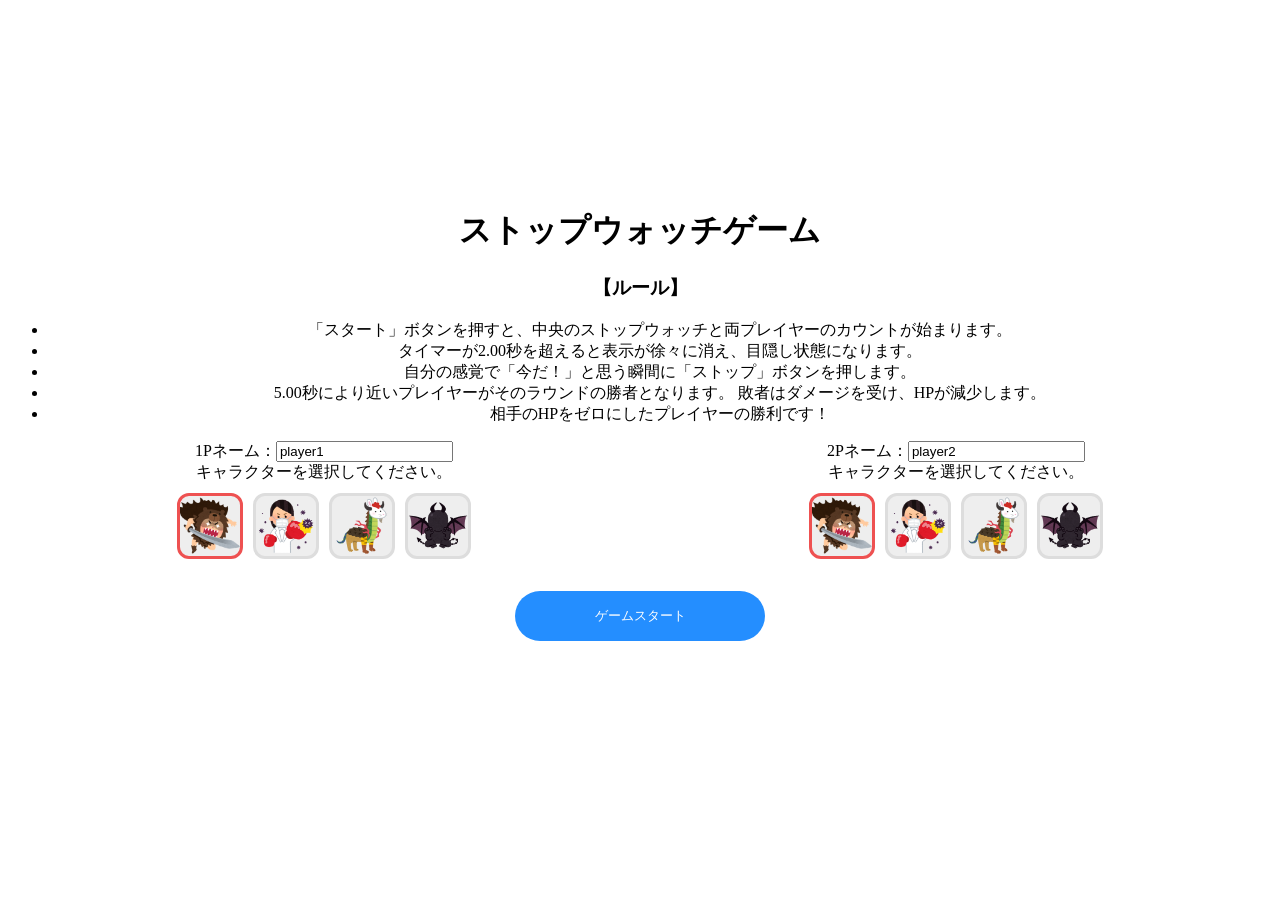
<file: gameTop/index.html>
<!DOCTYPE html>
<html lang="ja">
<head>
    <meta charset="UTF-8">
    <meta name="viewport" content="width=device-width, initial-scale=1.0">
    <title>Document</title>
    <link rel="stylesheet" href="style.css">
</head>
<body>
    <div class="GameSelect">
        <h1>ストップウォッチゲーム</h1>
        <h3>【ルール】</h3>
        <ul>
            <li>「スタート」ボタンを押すと、中央のストップウォッチと両プレイヤーのカウントが始まります。</li>
            <li>タイマーが2.00秒を超えると表示が徐々に消え、目隠し状態になります。</li>
            <li>自分の感覚で「今だ！」と思う瞬間に「ストップ」ボタンを押します。</li>
            <li>5.00秒により近いプレイヤーがそのラウンドの勝者となります。
                敗者はダメージを受け、HPが減少します。</li>
            <li>相手のHPをゼロにしたプレイヤーの勝利です！</li>
        </ul>
        <div class="PlayerOption">            
            <div class="p1-select-area">
                <label>1Pネーム：<input type="text" id="player1Input" value="player1"></label>
                <div>キャラクターを選択してください。</div>
                <div class="player-selector" id="p1-chars">
                    <img src="../img/player1.png" class="player-img selected" data-player="c1">
                    <img src="../img/player2.png" class="player-img" data-player="c2">
                    <img src="../img/player3.png" class="player-img" data-player="c3">
                    <img src="../img/player4.png" class="player-img" data-player="c4">
                </div>
            </div>
            <div class="p2-select-area">
                <label>2Pネーム：<input type="text" id="player2Input" value="player2"></label>
                <div>キャラクターを選択してください。</div>
                <div class="player-selector" id="p2-chars">
                    <img src="../img/player1.png" class="player-img selected" data-player="c1">
                    <img src="../img/player2.png" class="player-img" data-player="c2">
                    <img src="../img/player3.png" class="player-img" data-player="c3">
                    <img src="../img/player4.png" class="player-img" data-player="c4">
                </div>
            </div>
        </div>
        <button id="startBtn" class="btn">ゲームスタート</button>
    </div>
    <script src="main.js"></script>
</body>
</html>
</file>
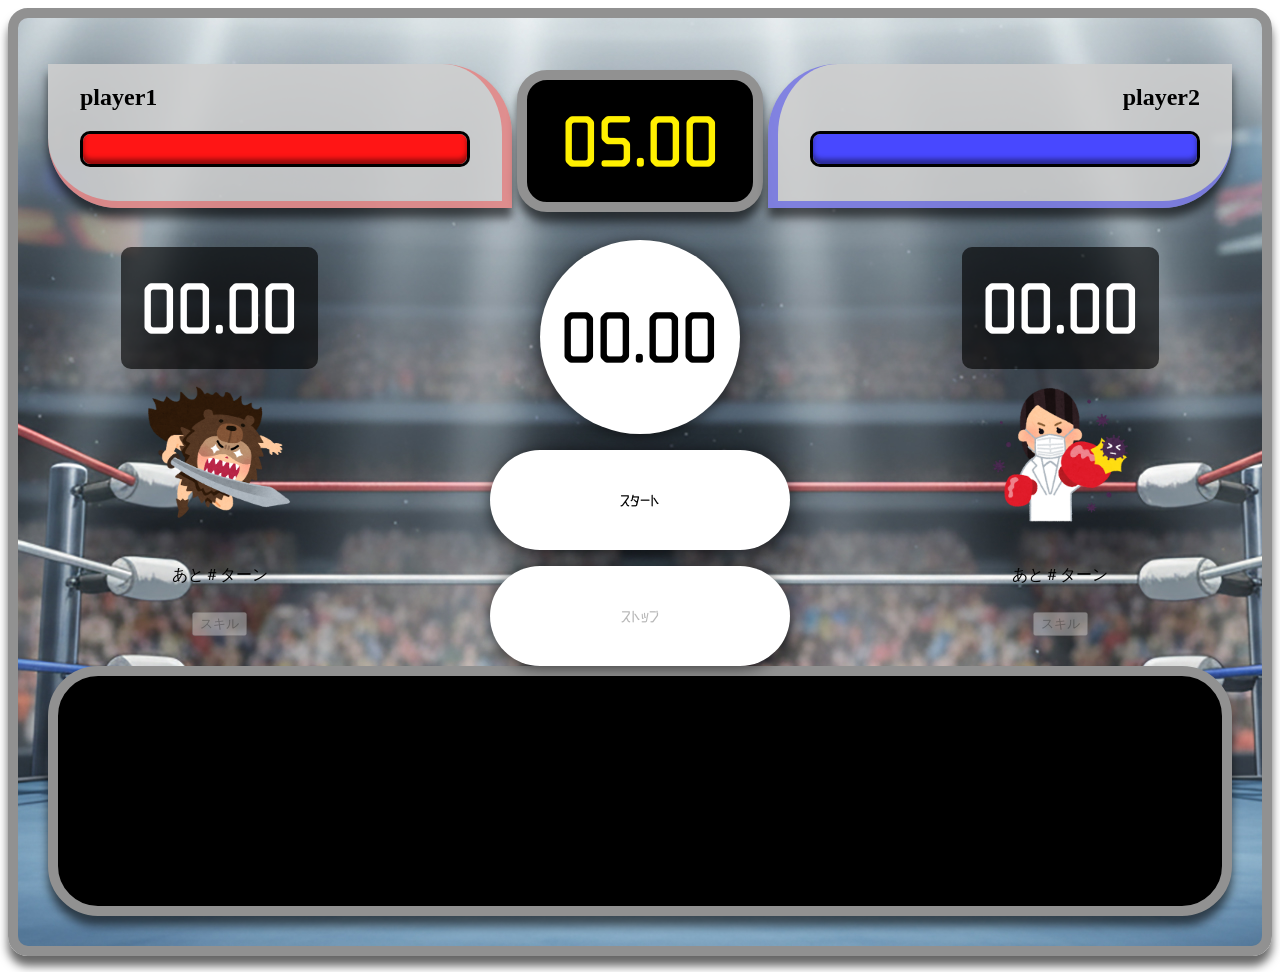
<file: playArea/game.html>
<!DOCTYPE html>
<html lang="ja">
<head>
    <meta charset="UTF-8">
    <meta name="viewport" content="width=device-width, initial-scale=1.0">
    <title>Document</title>
    <!-- googleフォント -->
    <link rel="preconnect" href="https://fonts.googleapis.com">
    <link rel="preconnect" href="https://fonts.gstatic.com" crossorigin>
    <link href="https://fonts.googleapis.com/css2?family=WDXL+Lubrifont+JP+N&display=swap" rel="stylesheet">
    <!-- オリジナルCSS -->
    <link rel="stylesheet" href="style.css">
</head>
<body>
    <section class="background">
        <div class="play-header">
            <div class="p1-area">
                <h2 id="p1name">PLAYER 1</h2>
                    <div class="HPbar">
                        <div id="p1-hp"></div>
                    </div>
            </div> 
            <div id="goal" class="goal">
                <p id="goal-time">05.00</p>
            </div>
            <div class="p2-area">
                <h2 id="p2name">PLAYER 2</h2>
                <div class="HPbar">
                    <div id="p2-hp"></div>
                </div>
            </div>
        </div>
        <div class="play-area">
            <div class="player-display">
                <div id="p1time" class="player_time">00.00</div>
                <img id="p1-char-img" class="character" src="../img/player1.png" alt="1Pキャラ">
                <p>あと＃ターン</p>
                <button id="p1skill" disabled>スキル</button>
            </div>
            <div id="center" class="stopwatch">
                <div id="stopwatch" class="time">00.00</div>
                <button id="startbtn">スタート</button>
                <button id="stopbtn" disabled>ストップ</button>
            </div>
            <div class="player-display">
                <div id="p2time" class="player_time">00.00</div>
                <img id="p2-char-img" class="character" src="../img/player2.png" alt="2Pキャラ">
                <p>あと＃ターン</p>
                <button id="p2skill" disabled>スキル</button>
            </div>
        </div>
        <div class="commentarea">
            <p id="comment1"></p>
            <p id="comment2"></p>
        </div>
    </section>
    <script src="main.js"></script>
</body>
</html>
</file>
<file: gameTop/style.css>
html {
    max-width: 1700px;
    margin-right: auto;
    margin-left: auto;
}
.GameSelect {
    text-align: center;
    padding-top: 20vh;
}
.PlayerOption {
    display: flex;
    justify-content: space-around;
}
.btn {
    width: 250px;
    height: 50px;
    border-radius: 200px;
    border : none;
    background-color: #248eff;
    color: #fff;
    margin-top: 2rem;
}
.btn:hover {
    background-color: #007bff;
}
/*キャラ選択・並び*/
.player-selector {
    display: flex;
    gap: 10px;
    margin-top: 10px;
    justify-content: center;
}

/* 画像自体の設定 */
.player-img {
    width: 60px;
    height: 60px;
    cursor: pointer;
    border: 3px solid #ddd;
    border-radius: 12px;
    transition: all 0.2s;
    object-fit: cover;
    background-color: #eee;
}

/* 選択キャラ　わかりやすく */
.player-img.selected {
    border-color: #ee5151;   
}
</file>
<file: playArea/style.css>
html {
    max-width: 1700px;
    margin-right: auto;
    margin-left: auto;
}

/*ゲーム画面*/
.background {
    margin-bottom: 1rem;
    background: no-repeat url(../img/ringu.jpg) center center;
    padding: 30px;
    border: solid #919191 10px;
    border-radius: 20px;
    box-shadow: 0px 10px 10px #00000098;
}
.play-header {
    display: flex;
    justify-content: space-around;
    height: 9rem;
    margin-top: 1rem;
    margin-right: auto;
    margin-left: auto;
    max-width: 1500px;
    height: 144px;
}
.goal {
    text-align: center;
    font-family: "WDXL Lubrifont JP N", sans-serif;
    font-weight: 400;
    font-style: normal;
    font-size: 70px;
    color: #fff000;
    margin-top: -4rem;
    margin-inline: 5px;
    width: 300px;
}
.goal p {
    padding: 20px;
    border: solid #919191 10px;
    background-color: #000000;
    border-radius: 30px;
    box-shadow: 0px 10px 10px #00000098;
}
.time {
    font-family: "WDXL Lubrifont JP N", sans-serif;
    font-weight: 400;
    font-style: normal;
    font-size: 70px;
}
.p1-area, .p2-area  {
    width: 40%;
    min-width: 100px;
}
.p1-area {
    text-align: left;
    background-color: #cfcfcfe0;
    border-right: solid #ff23235e 10px;
    border-bottom: solid #ff23235e 7px;
    border-bottom-left-radius: 70px;
    border-top-right-radius: 70px;
    padding-inline: 2rem;
    box-shadow: 0px 10px 10px #00000098;
}
.p2-area {
    text-align: right;
    background-color: #cfcfcfe0;
    border-left: solid #0000ff5e 10px;
    border-bottom: solid #0000ff5e 7px;
    border-bottom-right-radius: 70px;
    border-top-left-radius: 70px;
    padding-inline: 2rem;
    box-shadow: 0px 10px 10px #00000098;
}
.HPbar {
    background: #868686;
    height: 30px;
    border: solid #000 3px;
    border-radius: 10px;
    margin-bottom: 10px;
}
.HPbar div {
    height: 100%;
    border-radius: 8px;
    transition: 0.3s;
}
.p1-area .HPbar div{
    background-color: #ff1515;
    box-shadow: inset 0px -5px 5px #0000006b;
    width: 100%;
}
.p2-area .HPbar div{
    background-color: #4848ff;
    box-shadow: inset 0px -5px 5px #0000006b;
    width: 100%;
}
.play-area {
    margin-right: auto;
    margin-left: auto;
    margin-top: .5rem;
    display: flex;
    justify-content: space-around;
    height: 50vh;
    align-items: center;
}
.character {
    max-width: 200px;
    width: 100%;
}
.player-display {
    display: flex;
    flex-direction: column;
    align-items: center;
    gap: 10px;
}
.stopwatch {
    display: flex;
    flex-direction: column;
    margin-top: 1.5rem;
    align-items: center;
    width: 350px;
    display: flex;
    align-items: center;
    justify-content: center;
}
.stopwatch div {
    text-align: center;
    background-color: #fff;
    font-family: "WDXL Lubrifont JP N", sans-serif;
    font-weight: 450;
    font-style: normal;
    font-size: 70px;
    width: 200px;
    padding-block: 56px;
    border-radius: 100%;
    box-shadow: 0px 2px 15px #00000098;
}
.stopwatch button {
    font-family: "WDXL Lubrifont JP N", sans-serif;
    margin-top: 1rem;
    box-shadow: 0px 2px 15px #00000098;
    width: 300px;
    height: 100px;
    border-radius: 200px;
    border: none;
    background-color: #fff;
}
.stopwatch button:hover {
    background-color: #dddddd;
}
.player_time {
    font-family: "WDXL Lubrifont JP N", sans-serif;
    font-weight: 400;
    font-style: normal;
    font-size: 70px;
    font-variant-numeric: tabular-nums;
    display: inline-block;
    text-align: center;
    background-color: #0000009f;
    color: #fff;
    border-radius: 10px;
    padding: 20px;
    
}
.commentarea {
    font-size: 32px;
    text-align: center;
    color: #fff;
    border: solid #919191 10px;
    background-color: #000000;
    border-radius: 50px;
    box-shadow: 0px 10px 10px #00000098;
    height: 230px;
}
.hidden-timer {
    color: transparent !important; /* 文字色を透明にする */
    transition: color 0.5s;        /* ふわっと消える効果 */
}
.character {
    width: 150px;
    height: 150px;
    object-fit: contain;
    margin-bottom: 10px;
}
</file>
